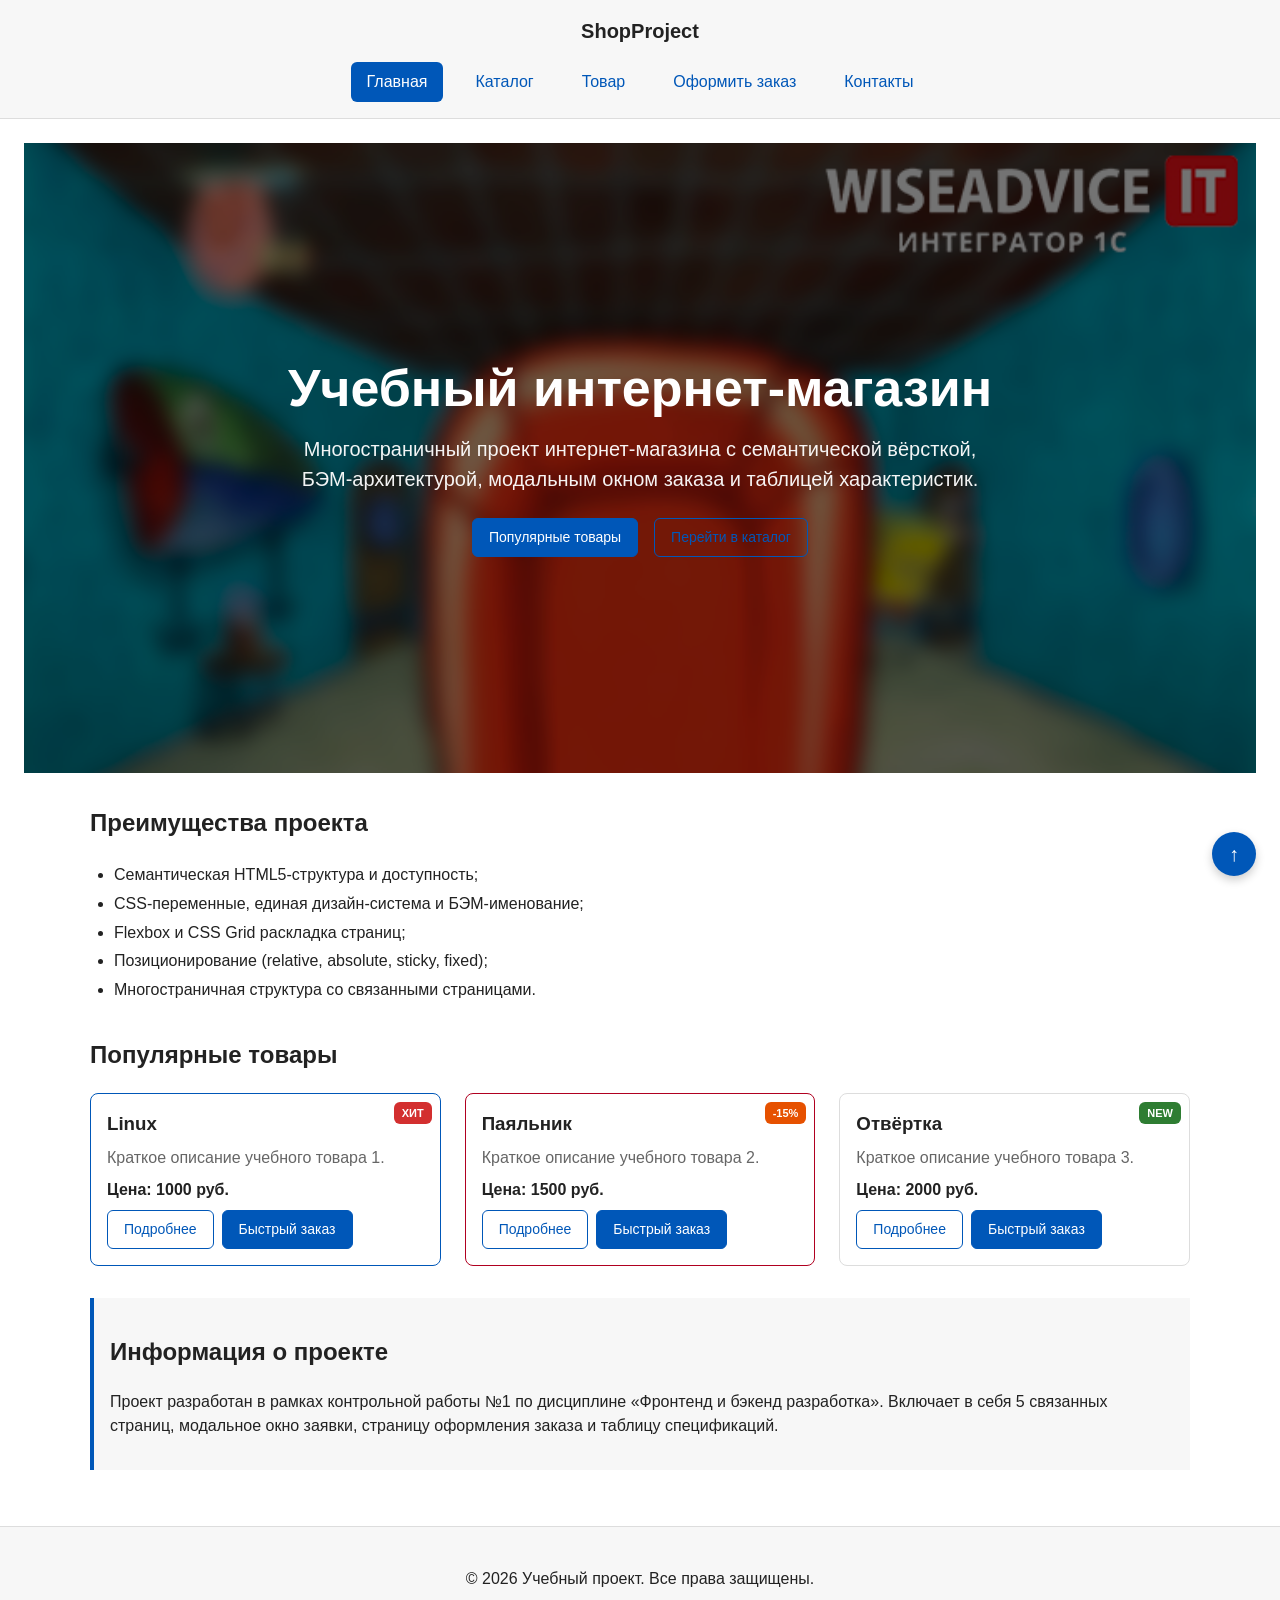
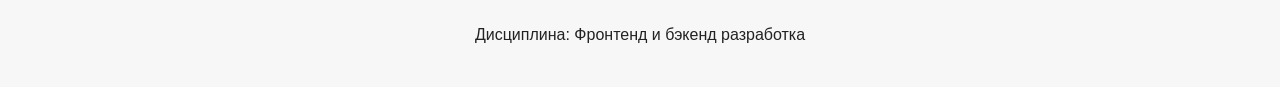
<file: index.html>
<!DOCTYPE html>
<html lang="ru">

<head>
    <meta charset="UTF-8">
    <meta name="viewport" content="width=device-width, initial-scale=1.0">
    <meta name="description" content="Главная страница учебного интернет-магазина.">
    <meta property="og:type" content="website">
    <meta property="og:title" content="Учебный интернет-магазин">
    <meta property="og:description" content="Учебный frontend-проект интернет-магазина.">
    <meta property="og:image" content="https://0xhori.github.io/kr1-html-css-shop/images/preview.png">
    <title>Главная — Учебный интернет-магазин</title>
    <link rel="stylesheet" href="css/style.css">
    <script src="js/main.js" defer></script>
</head>

<body id="top">
    <header class="site-header">
        <div class="site-header__inner">
            <a class="site-header__logo" href="index.html">ShopProject</a>
            <nav class="site-nav" aria-label="Основная навигация">
                <ul class="site-nav__list">
                    <li class="site-nav__item"><a class="site-nav__link site-nav__link--active"
                            href="index.html">Главная</a></li>
                    <li class="site-nav__item"><a class="site-nav__link" href="catalog.html">Каталог</a></li>
                    <li class="site-nav__item"><a class="site-nav__link" href="product.html">Товар</a></li>
                    <li class="site-nav__item"><a class="site-nav__link" href="order.html">Оформить заказ</a></li>
                    <li class="site-nav__item"><a class="site-nav__link" href="contacts.html">Контакты</a></li>
                </ul>
            </nav>
        </div>
    </header>

    <main>
        <section class="hero">
            <div class="hero__overlay"></div>
            <div class="hero__content">
                <h1 class="hero__title">Учебный интернет-магазин</h1>
                <p class="hero__text">
                    Многостраничный проект интернет-магазина с семантической вёрсткой,
                    БЭМ-архитектурой, модальным окном заказа и таблицей характеристик.
                </p>
                <div class="hero__actions">
                    <a class="button button--primary" href="#popular">Популярные товары</a>
                    <a class="button button--secondary" href="catalog.html">Перейти в каталог</a>
                </div>
            </div>
        </section>

        <section class="section" id="advantages">
            <h2>Преимущества проекта</h2>
            <ul class="advantages-list">
                <li>Семантическая HTML5-структура и доступность;</li>
                <li>CSS-переменные, единая дизайн-система и БЭМ-именование;</li>
                <li>Flexbox и CSS Grid раскладка страниц;</li>
                <li>Позиционирование (relative, absolute, sticky, fixed);</li>
                <li>Многостраничная структура со связанными страницами.</li>
            </ul>
        </section>

        <section class="section" id="popular">
            <h2>Популярные товары</h2>
            <div class="products-grid">
                <article class="product-card product-card--featured">
                    <span class="product-card__badge product-card__badge--featured">Хит</span>
                    <h3 class="product-card__title">Linux</h3>
                    <p class="product-card__description">Краткое описание учебного товара 1.</p>
                    <p class="product-card__price">Цена: 1000 руб.</p>
                    <div class="product-card__actions">
                        <a class="button button--secondary" href="product.html">Подробнее</a>
                        <button class="button button--primary product-card__button" type="button" data-product="Linux">
                            Быстрый заказ
                        </button>
                    </div>
                </article>

                <article class="product-card product-card--discount">
                    <span class="product-card__badge product-card__badge--discount">-15%</span>
                    <h3 class="product-card__title">Паяльник</h3>
                    <p class="product-card__description">Краткое описание учебного товара 2.</p>
                    <p class="product-card__price">Цена: 1500 руб.</p>
                    <div class="product-card__actions">
                        <a class="button button--secondary" href="product.html">Подробнее</a>
                        <button class="button button--primary product-card__button" type="button"
                            data-product="Паяльник">
                            Быстрый заказ
                        </button>
                    </div>
                </article>

                <article class="product-card">
                    <span class="product-card__badge product-card__badge--new">New</span>
                    <h3 class="product-card__title">Отвёртка</h3>
                    <p class="product-card__description">Краткое описание учебного товара 3.</p>
                    <p class="product-card__price">Цена: 2000 руб.</p>
                    <div class="product-card__actions">
                        <a class="button button--secondary" href="product.html">Подробнее</a>
                        <button class="button button--primary product-card__button" type="button"
                            data-product="Отвёртка">
                            Быстрый заказ
                        </button>
                    </div>
                </article>
            </div>
        </section>

        <aside class="aside-info">
            <h2>Информация о проекте</h2>
            <p>
                Проект разработан в рамках контрольной работы №1 по дисциплине «Фронтенд и бэкенд разработка».
                Включает в себя 5 связанных страниц, модальное окно заявки, страницу оформления заказа и таблицу
                спецификаций.
            </p>
        </aside>
    </main>

    <footer class="site-footer" id="contacts">
        <p>&copy; 2026 Учебный проект. Все права защищены.</p>
        <p>Дисциплина: Фронтенд и бэкенд разработка</p>
    </footer>

    <dialog class="order-dialog" id="order-dialog" aria-labelledby="order-dialog-title">
        <h2 class="order-dialog__title" id="order-dialog-title">Быстрое оформление заявки</h2>
        <form class="order-form" id="order-form" action="#" method="post" novalidate>
            <input id="selected-product" name="selected-product" type="hidden">

            <div class="order-form__field">
                <label class="order-form__label" for="order-name">Имя</label>
                <input class="order-form__input" id="order-name" name="name" type="text" placeholder="Введите ваше имя"
                    minlength="2" autocomplete="given-name" required>
            </div>

            <div class="order-form__field">
                <label class="order-form__label" for="order-email">E-mail</label>
                <input class="order-form__input" id="order-email" name="email" type="email"
                    placeholder="example@mail.ru" autocomplete="email" required>
            </div>

            <div class="order-form__field">
                <label class="order-form__label" for="order-phone">Телефон</label>
                <input class="order-form__input" id="order-phone" name="phone" type="tel" inputmode="tel"
                    placeholder="+7 (900) 000-00-00" pattern="^\+7 \(\d{3}\) \d{3}-\d{2}-\d{2}$" required>
                <small class="order-form__help">Формат: +7 (900) 000-00-00</small>
            </div>

            <div class="order-form__field">
                <label class="order-form__label" for="order-date">Дата связи</label>
                <input class="order-form__input" id="order-date" name="date" type="date">
            </div>

            <div class="order-form__field">
                <label class="order-form__label" for="order-topic">Тема заявки</label>
                <select class="order-form__select" id="order-topic" name="topic" required>
                    <option value="">Выберите тему</option>
                    <option value="product">Заказ товара</option>
                    <option value="consultation">Консультация</option>
                    <option value="delivery">Доставка</option>
                </select>
            </div>

            <div class="order-form__field">
                <label class="order-form__label" for="order-comment">Комментарий</label>
                <textarea class="order-form__textarea" id="order-comment" name="comment" rows="3"
                    placeholder="Укажите дополнительную информацию"></textarea>
            </div>

            <div class="order-form__field order-form__field--checkbox">
                <label class="order-form__checkbox-label">
                    <input class="order-form__checkbox" id="order-agreement" name="agreement" type="checkbox" required>
                    Я согласен на обработку персональных данных
                </label>
            </div>

            <div class="order-form__actions">
                <button class="button button--secondary" type="button" id="close-order-dialog">Закрыть</button>
                <button class="button button--primary" type="submit">Отправить заявку</button>
            </div>
        </form>
    </dialog>

    <p class="success-message" id="success-message" hidden>
        Форма успешно отправлена!
    </p>

    <a class="scroll-top-button" href="#top" aria-label="Вернуться наверх страницы">&#8593;</a>
</body>

</html>
</file>
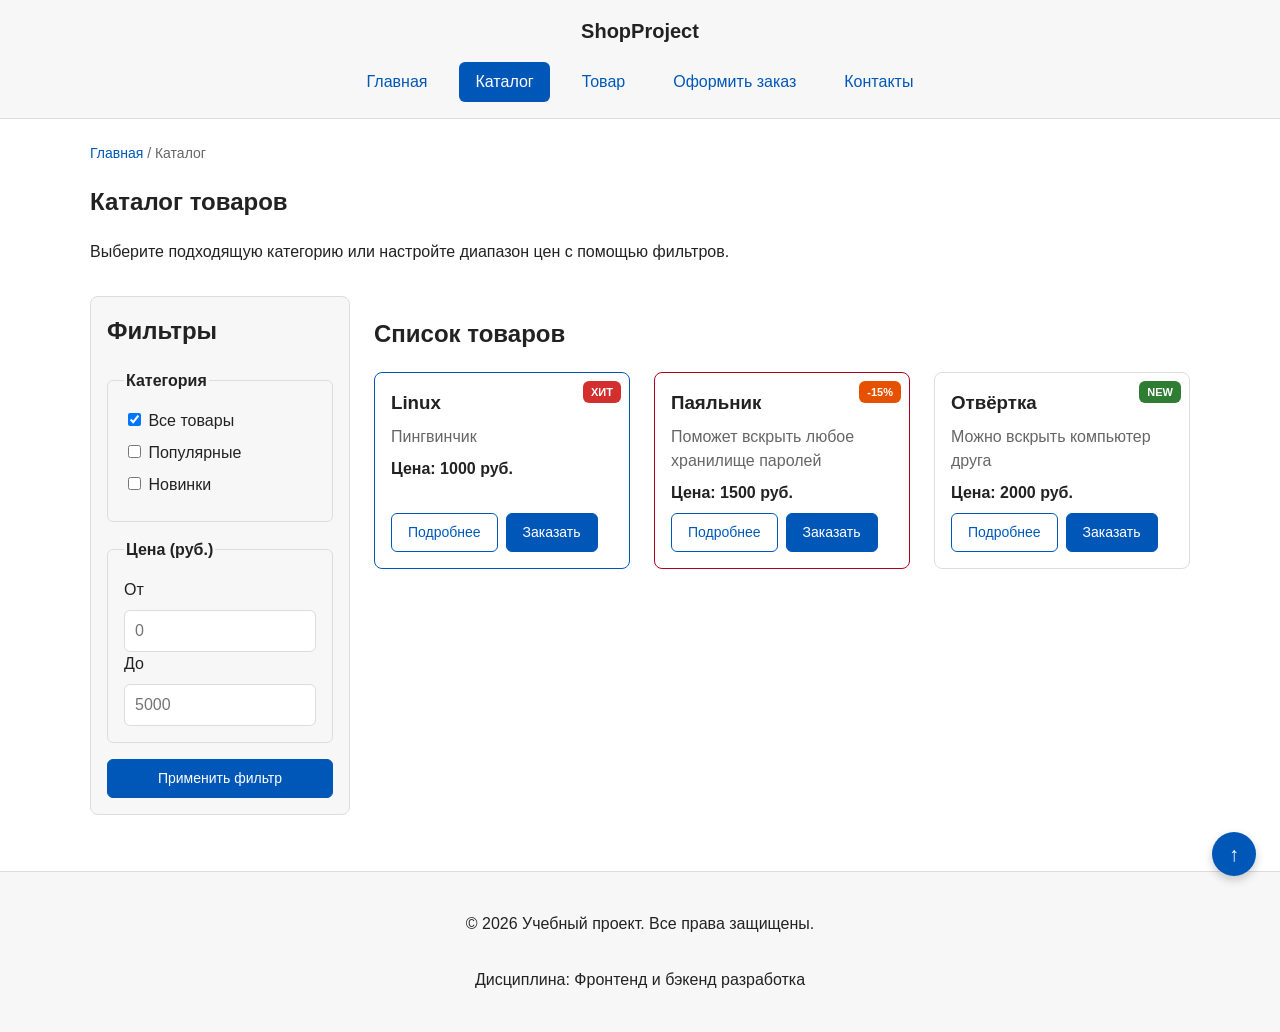
<file: catalog.html>
<!DOCTYPE html>
<html lang="ru">

<head>
    <meta charset="UTF-8">
    <meta name="viewport" content="width=device-width, initial-scale=1.0">
    <meta name="description" content="Каталог товаров учебного интернет-магазина с фильтрами.">
    <meta property="og:type" content="website">
    <meta property="og:title" content="Каталог товаров — Учебный интернет-магазин">
    <meta property="og:description" content="Учебный каталог товаров с фильтрацией.">
    <title>Каталог товаров — Учебный интернет-магазин</title>
    <link rel="stylesheet" href="css/style.css">
    <script src="js/main.js" defer></script>
</head>

<body id="top">
    <header class="site-header">
        <div class="site-header__inner">
            <a class="site-header__logo" href="index.html">ShopProject</a>
            <nav class="site-nav" aria-label="Основная навигация">
                <ul class="site-nav__list">
                    <li class="site-nav__item"><a class="site-nav__link" href="index.html">Главная</a></li>
                    <li class="site-nav__item"><a class="site-nav__link site-nav__link--active"
                            href="catalog.html">Каталог</a></li>
                    <li class="site-nav__item"><a class="site-nav__link" href="product.html">Товар</a></li>
                    <li class="site-nav__item"><a class="site-nav__link" href="order.html">Оформить заказ</a></li>
                    <li class="site-nav__item"><a class="site-nav__link" href="contacts.html">Контакты</a></li>
                </ul>
            </nav>
        </div>
    </header>

    <main>
        <nav class="breadcrumbs" aria-label="Хлебные крошки">
            <a class="breadcrumbs__link" href="index.html">Главная</a>
            <span class="breadcrumbs__current">Каталог</span>
        </nav>

        <section class="section">
            <h1>Каталог товаров</h1>
            <p>Выберите подходящую категорию или настройте диапазон цен с помощью фильтров.</p>
        </section>

        <section class="catalog-layout">
            <aside class="catalog-filters">
                <h2 class="catalog-filters__title">Фильтры</h2>
                <form class="filters-form" action="#" method="get">
                    <fieldset class="filters-form__group">
                        <legend class="filters-form__legend">Категория</legend>
                        <label class="filters-form__label">
                            <input class="filters-form__checkbox" type="checkbox" name="category" value="all" checked>
                            Все товары
                        </label>
                        <label class="filters-form__label">
                            <input class="filters-form__checkbox" type="checkbox" name="category" value="popular">
                            Популярные
                        </label>
                        <label class="filters-form__label">
                            <input class="filters-form__checkbox" type="checkbox" name="category" value="new">
                            Новинки
                        </label>
                    </fieldset>

                    <fieldset class="filters-form__group">
                        <legend class="filters-form__legend">Цена (руб.)</legend>
                        <label class="filters-form__label" for="price-from">От</label>
                        <input class="filters-form__input" id="price-from" name="price-from" type="number" min="0"
                            placeholder="0">

                        <label class="filters-form__label" for="price-to">До</label>
                        <input class="filters-form__input" id="price-to" name="price-to" type="number" min="0"
                            placeholder="5000">
                    </fieldset>

                    <button class="button button--primary" type="submit">Применить фильтр</button>
                </form>
            </aside>

            <section class="catalog-products">
                <h2>Список товаров</h2>
                <div class="products-grid">
                    <article class="product-card product-card--featured">
                        <span class="product-card__badge product-card__badge--featured">Хит</span>
                        <h3 class="product-card__title">Linux</h3>
                        <p class="product-card__description">Пингвинчик</p>
                        <p class="product-card__price">Цена: 1000 руб.</p>
                        <div class="product-card__actions">
                            <a class="button button--secondary" href="product.html">Подробнее</a>
                            <button class="button button--primary product-card__button" type="button"
                                data-product="Linux">
                                Заказать
                            </button>
                        </div>
                    </article>

                    <article class="product-card product-card--discount">
                        <span class="product-card__badge product-card__badge--discount">-15%</span>
                        <h3 class="product-card__title">Паяльник</h3>
                        <p class="product-card__description">Поможет вскрыть любое хранилище паролей</p>
                        <p class="product-card__price">Цена: 1500 руб.</p>
                        <div class="product-card__actions">
                            <a class="button button--secondary" href="product.html">Подробнее</a>
                            <button class="button button--primary product-card__button" type="button"
                                data-product="Паяльник">
                                Заказать
                            </button>
                        </div>
                    </article>

                    <article class="product-card">
                        <span class="product-card__badge product-card__badge--new">New</span>
                        <h3 class="product-card__title">Отвёртка</h3>
                        <p class="product-card__description">Можно вскрыть компьютер друга</p>
                        <p class="product-card__price">Цена: 2000 руб.</p>
                        <div class="product-card__actions">
                            <a class="button button--secondary" href="product.html">Подробнее</a>
                            <button class="button button--primary product-card__button" type="button"
                                data-product="Отвёртка">
                                Заказать
                            </button>
                        </div>
                    </article>
                </div>
            </section>
        </section>
    </main>

    <footer class="site-footer">
        <p>&copy; 2026 Учебный проект. Все права защищены.</p>
        <p>Дисциплина: Фронтенд и бэкенд разработка</p>
    </footer>

    <!-- Модальное окно быстрого заказа дублируется для работы кнопок в каталоге -->
    <dialog class="order-dialog" id="order-dialog" aria-labelledby="order-dialog-title">
        <h2 class="order-dialog__title" id="order-dialog-title">Быстрое оформление заявки</h2>
        <form class="order-form" id="order-form" action="#" method="post" novalidate>
            <input id="selected-product" name="selected-product" type="hidden">

            <div class="order-form__field">
                <label class="order-form__label" for="catalog-order-name">Имя</label>
                <input class="order-form__input" id="catalog-order-name" name="name" type="text"
                    placeholder="Введите ваше имя" minlength="2" autocomplete="given-name" required>
            </div>

            <div class="order-form__field">
                <label class="order-form__label" for="catalog-order-email">E-mail</label>
                <input class="order-form__input" id="catalog-order-email" name="email" type="email"
                    placeholder="example@mail.ru" autocomplete="email" required>
            </div>

            <div class="order-form__field">
                <label class="order-form__label" for="catalog-order-phone">Телефон</label>
                <input class="order-form__input" id="catalog-order-phone" name="phone" type="tel" inputmode="tel"
                    placeholder="+7 (900) 000-00-00" pattern="^\+7 \(\d{3}\) \d{3}-\d{2}-\d{2}$" required>
                <small class="order-form__help">Формат: +7 (900) 000-00-00</small>
            </div>

            <div class="order-form__field order-form__field--checkbox">
                <label class="order-form__checkbox-label">
                    <input class="order-form__checkbox" id="catalog-order-agreement" name="agreement" type="checkbox"
                        required>
                    Я согласен на обработку персональных данных
                </label>
            </div>

            <div class="order-form__actions">
                <button class="button button--secondary" type="button" id="close-order-dialog">Закрыть</button>
                <button class="button button--primary" type="submit">Отправить заявку</button>
            </div>
        </form>
    </dialog>

    <p class="success-message" id="success-message" hidden>
        Форма успешно отправлена!
    </p>

    <a class="scroll-top-button" href="#top" aria-label="Вернуться наверх страницы">&#8593;</a>
</body>

</html>
</file>
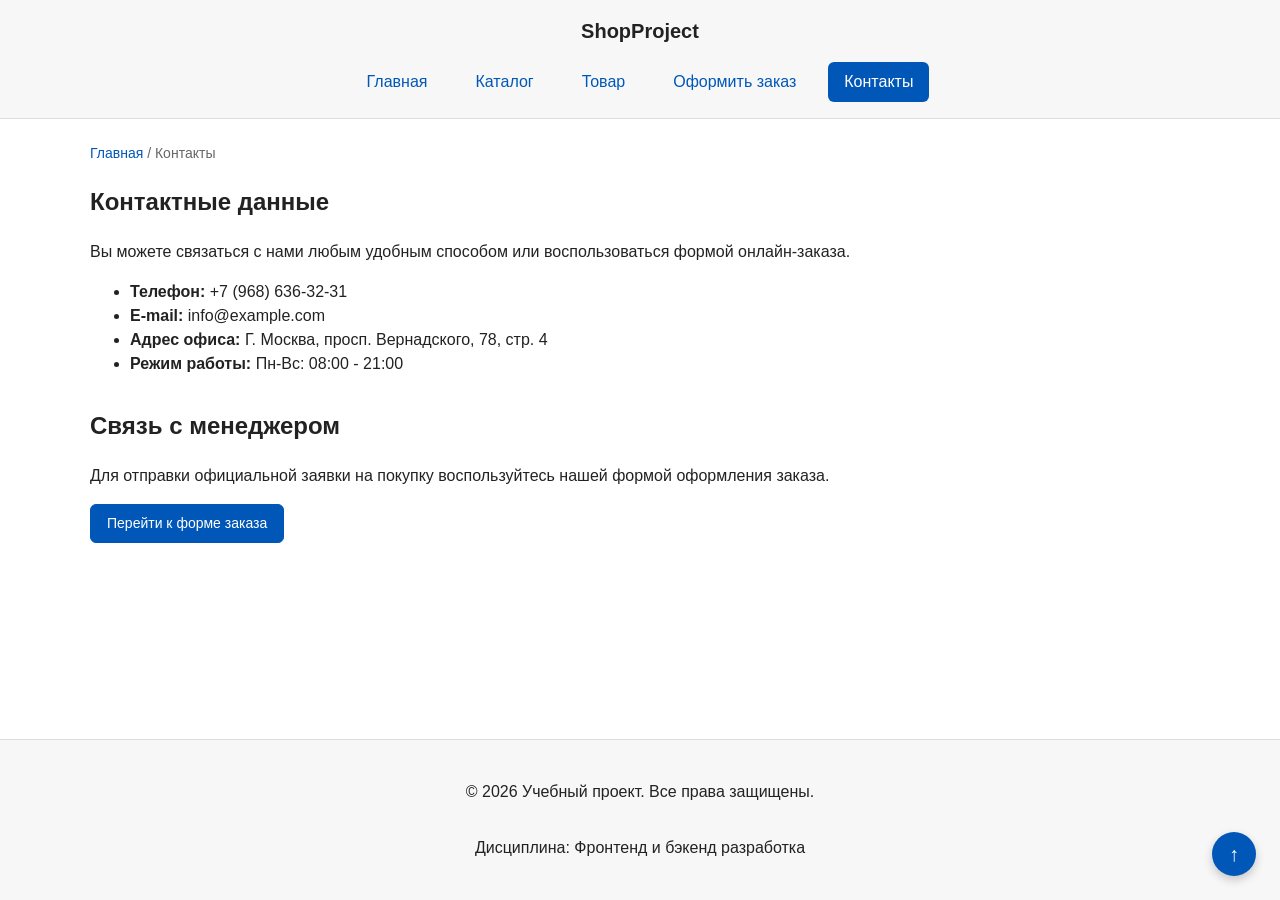
<file: contacts.html>
<!DOCTYPE html>
<html lang="ru">

<head>
    <meta charset="UTF-8">
    <meta name="viewport" content="width=device-width, initial-scale=1.0">
    <meta name="description" content="Контактная информация учебного интернет-магазина.">
    <meta property="og:type" content="website">
    <meta property="og:title" content="Контакты — Учебный интернет-магазин">
    <meta property="og:description" content="Контакты и реквизиты учебного проекта.">
    <title>Контакты — Учебный интернет-магазин</title>
    <link rel="stylesheet" href="css/style.css">
</head>

<body id="top">
    <header class="site-header">
        <div class="site-header__inner">
            <a class="site-header__logo" href="index.html">ShopProject</a>
            <nav class="site-nav" aria-label="Основная навигация">
                <ul class="site-nav__list">
                    <li class="site-nav__item"><a class="site-nav__link" href="index.html">Главная</a></li>
                    <li class="site-nav__item"><a class="site-nav__link" href="catalog.html">Каталог</a></li>
                    <li class="site-nav__item"><a class="site-nav__link" href="product.html">Товар</a></li>
                    <li class="site-nav__item"><a class="site-nav__link" href="order.html">Оформить заказ</a></li>
                    <li class="site-nav__item"><a class="site-nav__link site-nav__link--active"
                            href="contacts.html">Контакты</a></li>
                </ul>
            </nav>
        </div>
    </header>

    <main>
        <nav class="breadcrumbs" aria-label="Хлебные крошки">
            <a class="breadcrumbs__link" href="index.html">Главная</a>
            <span class="breadcrumbs__current">Контакты</span>
        </nav>

        <section class="section contacts-info">
            <h1>Контактные данные</h1>
            <p>Вы можете связаться с нами любым удобным способом или воспользоваться формой онлайн-заказа.</p>

            <ul class="contacts-info__list">
                <li class="contacts-info__item"><strong>Телефон:</strong> +7 (968) 636-32-31</li>
                <li class="contacts-info__item"><strong>E-mail:</strong> info@example.com</li>
                <li class="contacts-info__item"><strong>Адрес офиса:</strong> Г. Москва, просп. Вернадского, 78, стр. 4</li>
                <li class="contacts-info__item"><strong>Режим работы:</strong> Пн-Вс: 08:00 - 21:00
                </li>
            </ul>
        </section>

        <section class="section" id="feedback">
            <h2>Связь с менеджером</h2>
            <p>
                Для отправки официальной заявки на покупку воспользуйтесь нашей формой оформления заказа.
            </p>
            <a class="button button--primary" href="order.html">Перейти к форме заказа</a>
        </section>
    </main>

    <footer class="site-footer">
        <p>&copy; 2026 Учебный проект. Все права защищены.</p>
        <p>Дисциплина: Фронтенд и бэкенд разработка</p>
    </footer>

    <a class="scroll-top-button" href="#top" aria-label="Вернуться наверх страницы">&#8593;</a>
</body>

</html>
</file>
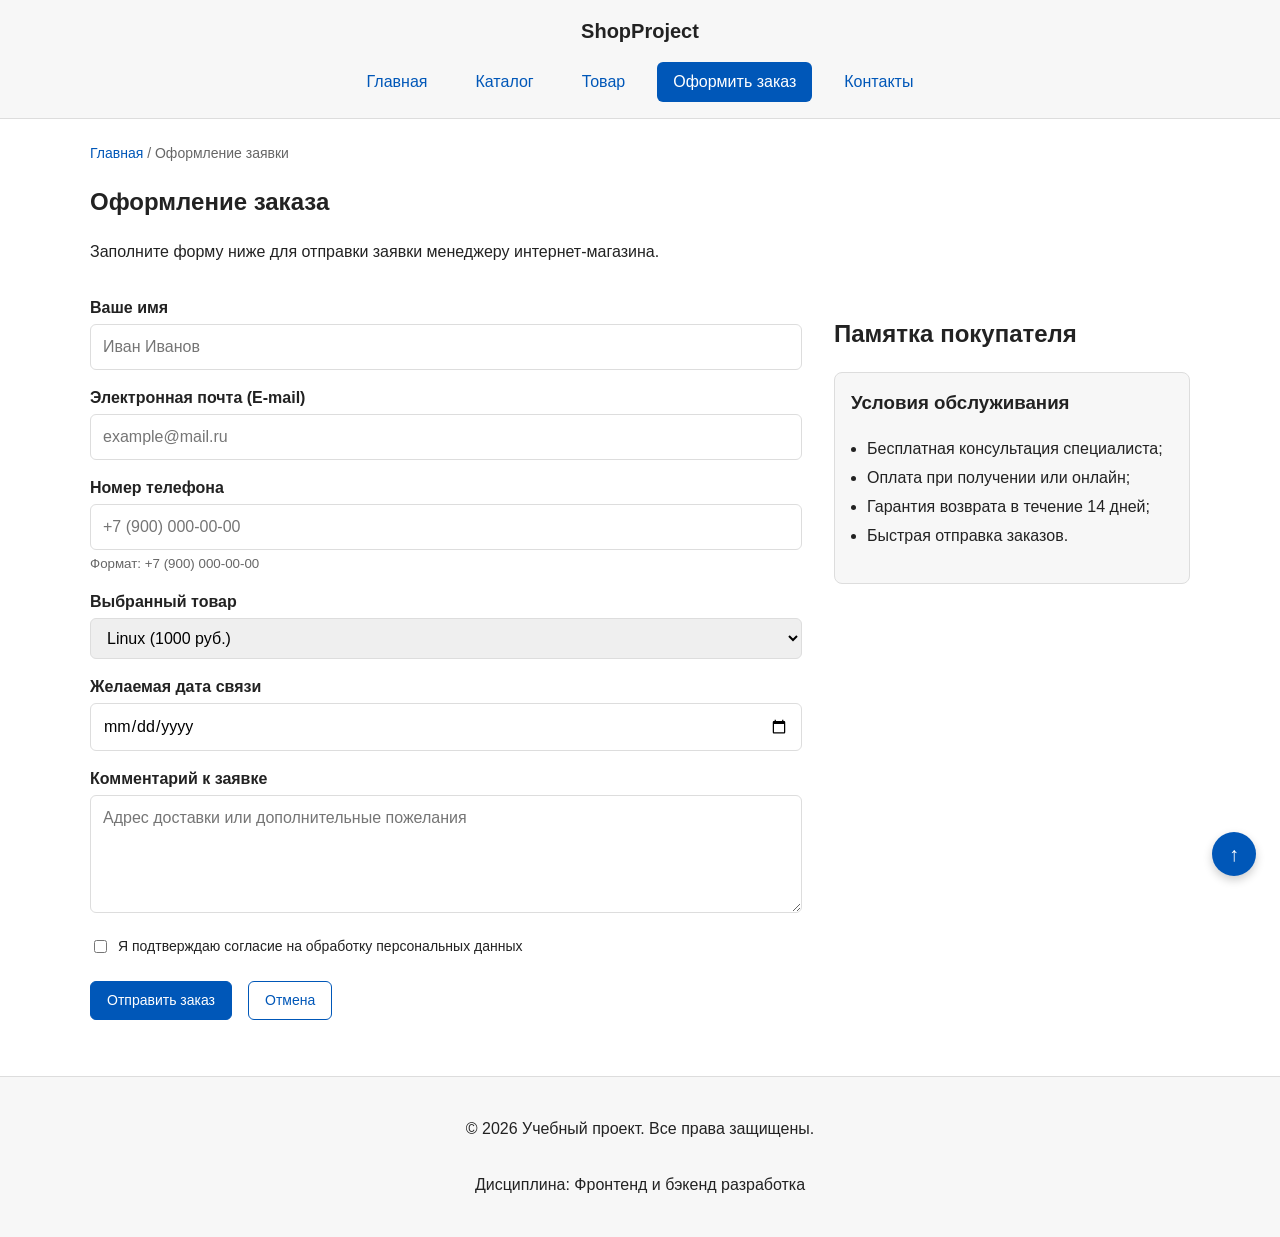
<file: order.html>
<!DOCTYPE html>
<html lang="ru">

<head>
    <meta charset="UTF-8">
    <meta name="viewport" content="width=device-width, initial-scale=1.0">
    <meta name="description" content="Страница оформления заказа и заявки в учебном интернет-магазине.">
    <meta property="og:type" content="website">
    <meta property="og:title" content="Оформление заявки — Учебный интернет-магазин">
    <meta property="og:description" content="Заполните форму заявки на товар или консультацию.">
    <title>Оформление заявки — Учебный интернет-магазин</title>
    <link rel="stylesheet" href="css/style.css">
    <script src="js/main.js" defer></script>
</head>

<body id="top">
    <header class="site-header">
        <div class="site-header__inner">
            <a class="site-header__logo" href="index.html">ShopProject</a>
            <nav class="site-nav" aria-label="Основная навигация">
                <ul class="site-nav__list">
                    <li class="site-nav__item"><a class="site-nav__link" href="index.html">Главная</a></li>
                    <li class="site-nav__item"><a class="site-nav__link" href="catalog.html">Каталог</a></li>
                    <li class="site-nav__item"><a class="site-nav__link" href="product.html">Товар</a></li>
                    <li class="site-nav__item"><a class="site-nav__link site-nav__link--active"
                            href="order.html">Оформить заказ</a></li>
                    <li class="site-nav__item"><a class="site-nav__link" href="contacts.html">Контакты</a></li>
                </ul>
            </nav>
        </div>
    </header>

    <main>
        <nav class="breadcrumbs" aria-label="Хлебные крошки">
            <a class="breadcrumbs__link" href="index.html">Главная</a>
            <span class="breadcrumbs__current">Оформление заявки</span>
        </nav>

        <section class="section">
            <h1>Оформление заказа</h1>
            <p>Заполните форму ниже для отправки заявки менеджеру интернет-магазина.</p>
        </section>

        <div class="order-layout">
            <section class="order-layout__main">
                <form class="order-form" id="page-order-form" action="#" method="post" novalidate>
                    <div class="order-form__field">
                        <label class="order-form__label" for="page-order-name">Ваше имя</label>
                        <input class="order-form__input" id="page-order-name" name="name" type="text"
                            placeholder="Иван Иванов" minlength="2" autocomplete="given-name" required>
                    </div>

                    <div class="order-form__field">
                        <label class="order-form__label" for="page-order-email">Электронная почта (E-mail)</label>
                        <input class="order-form__input" id="page-order-email" name="email" type="email"
                            placeholder="example@mail.ru" autocomplete="email" required>
                    </div>

                    <div class="order-form__field">
                        <label class="order-form__label" for="page-order-phone">Номер телефона</label>
                        <input class="order-form__input" id="page-order-phone" name="phone" type="tel" inputmode="tel"
                            placeholder="+7 (900) 000-00-00" pattern="^\+7 \(\d{3}\) \d{3}-\d{2}-\d{2}$" required>
                        <small class="order-form__help">Формат: +7 (900) 000-00-00</small>
                    </div>

                    <div class="order-form__field">
                        <label class="order-form__label" for="page-order-product">Выбранный товар</label>
                        <select class="order-form__select" id="page-order-product" name="product" required>
                            <option value="">Выберите позицию</option>
                            <option value="item1" selected>Linux (1000 руб.)</option>
                            <option value="item2">Паяльник (1500 руб.)</option>
                            <option value="item3">Отвёртка (2000 руб.)</option>
                        </select>
                    </div>

                    <div class="order-form__field">
                        <label class="order-form__label" for="page-order-date">Желаемая дата связи</label>
                        <input class="order-form__input" id="page-order-date" name="date" type="date">
                    </div>

                    <div class="order-form__field">
                        <label class="order-form__label" for="page-order-comment">Комментарий к заявке</label>
                        <textarea class="order-form__textarea" id="page-order-comment" name="comment" rows="4"
                            placeholder="Адрес доставки или дополнительные пожелания"></textarea>
                    </div>

                    <div class="order-form__field order-form__field--checkbox">
                        <label class="order-form__checkbox-label">
                            <input class="order-form__checkbox" id="page-order-agreement" name="agreement"
                                type="checkbox" required>
                            Я подтверждаю согласие на обработку персональных данных
                        </label>
                    </div>

                    <div class="order-form__actions">
                        <button class="button button--primary" type="submit">Отправить заказ</button>
                        <a class="button button--secondary" href="catalog.html">Отмена</a>
                    </div>
                </form>
            </section>

            <aside class="order-layout__sidebar">
                <h2>Памятка покупателя</h2>
                <div class="order-summary-card">
                    <h3 class="order-summary-card__title">Условия обслуживания</h3>
                    <ul class="order-summary-card__list">
                        <li>Бесплатная консультация специалиста;</li>
                        <li>Оплата при получении или онлайн;</li>
                        <li>Гарантия возврата в течение 14 дней;</li>
                        <li>Быстрая отправка заказов.</li>
                    </ul>
                </div>
            </aside>
        </div>

        <p class="success-message" id="page-success-message" hidden>
            Ваш заказ успешно принят в обработку! Менеджер свяжется с вами в ближайшее время.
        </p>
    </main>

    <footer class="site-footer">
        <p>&copy; 2026 Учебный проект. Все права защищены.</p>
        <p>Дисциплина: Фронтенд и бэкенд разработка</p>
    </footer>

    <a class="scroll-top-button" href="#top" aria-label="Вернуться наверх страницы">&#8593;</a>
</body>

</html>
</file>
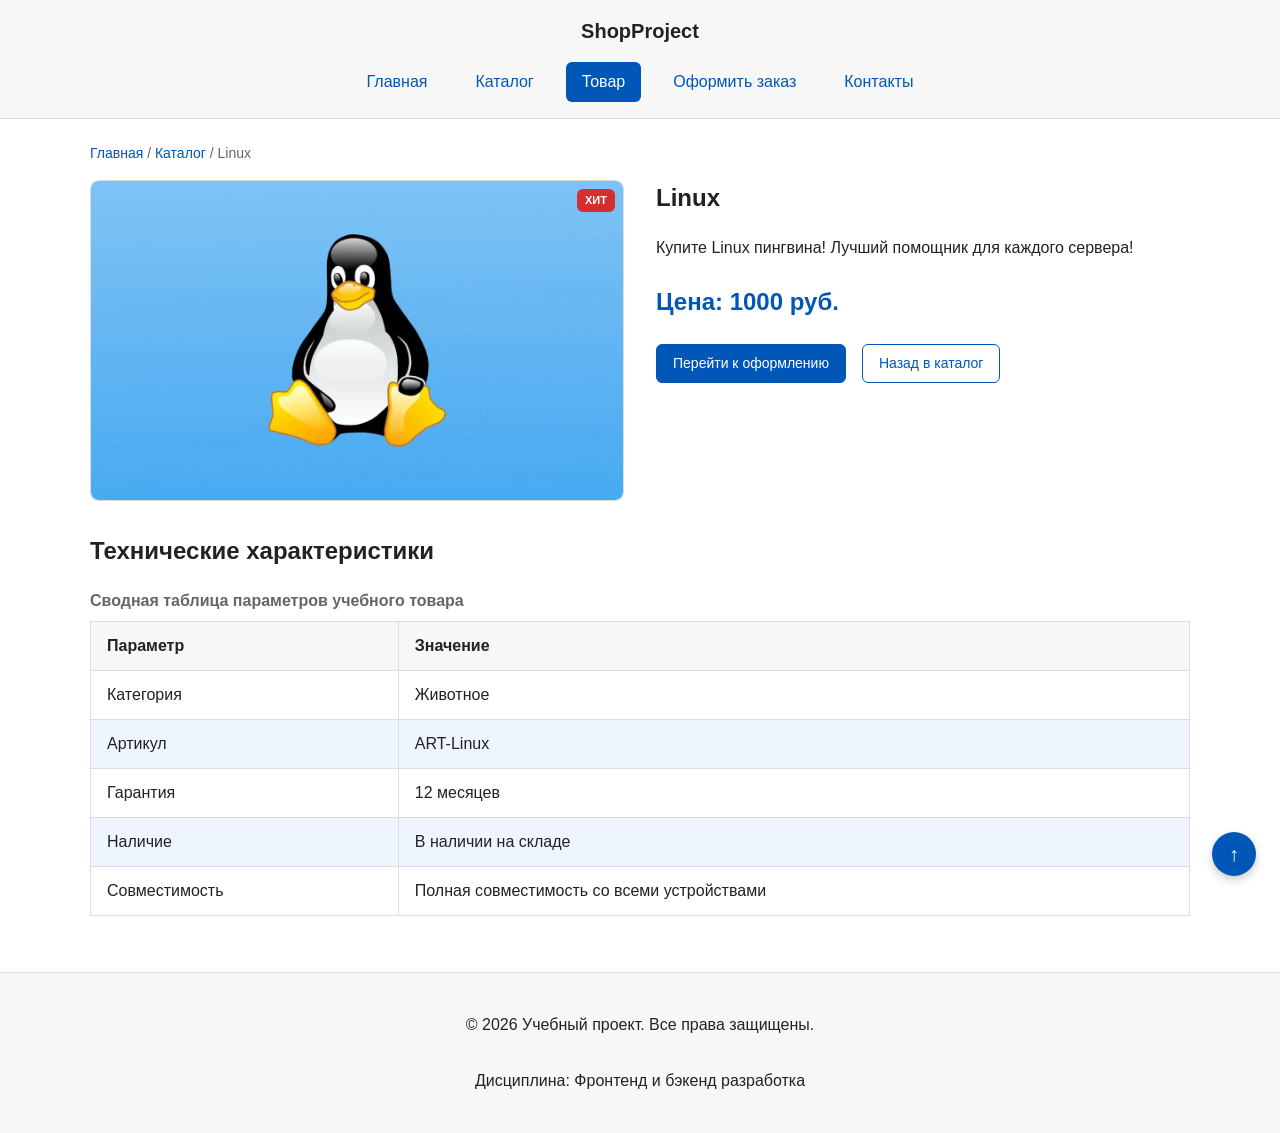
<file: product.html>
<!DOCTYPE html>
<html lang="ru">

<head>
    <meta charset="UTF-8">
    <meta name="viewport" content="width=device-width, initial-scale=1.0">
    <meta name="description"
        content="Карточка товара и подробные технические характеристики учебного интернет-магазина.">
    <meta property="og:type" content="website">
    <meta property="og:title" content="Linux — Учебный интернет-магазин">
    <meta property="og:description" content="Характеристики и заказ товара в интернет-магазине.">
    <title>Linux — Учебный интернет-магазин</title>
    <link rel="stylesheet" href="css/style.css">
</head>

<body id="top">
    <header class="site-header">
        <div class="site-header__inner">
            <a class="site-header__logo" href="index.html">ShopProject</a>
            <nav class="site-nav" aria-label="Основная навигация">
                <ul class="site-nav__list">
                    <li class="site-nav__item"><a class="site-nav__link" href="index.html">Главная</a></li>
                    <li class="site-nav__item"><a class="site-nav__link" href="catalog.html">Каталог</a></li>
                    <li class="site-nav__item"><a class="site-nav__link site-nav__link--active"
                            href="product.html">Товар</a></li>
                    <li class="site-nav__item"><a class="site-nav__link" href="order.html">Оформить заказ</a></li>
                    <li class="site-nav__item"><a class="site-nav__link" href="contacts.html">Контакты</a></li>
                </ul>
            </nav>
        </div>
    </header>

    <main>
        <nav class="breadcrumbs" aria-label="Хлебные крошки">
            <a class="breadcrumbs__link" href="index.html">Главная</a>
            <a class="breadcrumbs__link" href="catalog.html">Каталог</a>
            <span class="breadcrumbs__current">Linux</span>
        </nav>

        <section class="section product-details">
            <div class="product-details__grid">
                <div class="product-details__image-wrapper">
                    <span class="product-card__badge product-card__badge--featured">Хит</span>
                    <div class="product-details__placeholder">
                        <img src="./images/i.jpg" alt="Пингвин Linux">
                    </div>
                </div>

                <div class="product-details__info">
                    <h1 class="product-details__title">Linux</h1>
                    <p class="product-details__description">
                        Купите Linux пингвина! Лучший помощник для каждого сервера!
                    </p>
                    <p class="product-details__price">Цена: 1000 руб.</p>
                    <div class="product-details__actions">
                        <a class="button button--primary" href="order.html">Перейти к оформлению</a>
                        <a class="button button--secondary" href="catalog.html">Назад в каталог</a>
                    </div>
                </div>
            </div>

            <section class="product-specs">
                <h2>Технические характеристики</h2>
                <table class="product-table">
                    <caption class="product-table__caption">Сводная таблица параметров учебного товара</caption>
                    <thead>
                        <tr>
                            <th class="product-table__header" scope="col">Параметр</th>
                            <th class="product-table__header" scope="col">Значение</th>
                        </tr>
                    </thead>
                    <tbody>
                        <tr>
                            <td class="product-table__cell">Категория</td>
                            <td class="product-table__cell">Животное</td>
                        </tr>
                        <tr>
                            <td class="product-table__cell">Артикул</td>
                            <td class="product-table__cell">ART-Linux</td>
                        </tr>
                        <tr>
                            <td class="product-table__cell">Гарантия</td>
                            <td class="product-table__cell">12 месяцев</td>
                        </tr>
                        <tr>
                            <td class="product-table__cell">Наличие</td>
                            <td class="product-table__cell">В наличии на складе</td>
                        </tr>
                        <tr>
                            <td class="product-table__cell">Совместимость</td>
                            <td class="product-table__cell">Полная совместимость со всеми устройствами</td>
                        </tr>
                    </tbody>
                </table>
            </section>
        </section>
    </main>

    <footer class="site-footer">
        <p>&copy; 2026 Учебный проект. Все права защищены.</p>
        <p>Дисциплина: Фронтенд и бэкенд разработка</p>
    </footer>

    <a class="scroll-top-button" href="#top" aria-label="Вернуться наверх страницы">&#8593;</a>
</body>

</html>
</file>
<file: css/style.css>
/* ===============================
   1. Переменные проекта
   =============================== */

:root {
  /* Основные цвета */
  --color-bg: #ffffff;
  --color-text: #222222;
  --color-muted: #666666;
  --color-primary: #0057b8;
  --color-primary-dark: #003f86;
  --color-border: #dddddd;
  --color-surface: #f7f7f7;
  --color-surface-accent: #eef5ff;
  --color-danger: #b00020;
  --color-success: #168a2f;
  --color-success-bg: #eefaf0;
  --color-white: #ffffff;

  /* Бейджи */
  --color-badge-hit: #d32f2f;
  --color-badge-discount: #e65100;
  --color-badge-new: #2e7d32;

  /* Отступы */
  --space-xs: 4px;
  --space-sm: 8px;
  --space-md: 16px;
  --space-lg: 24px;
  --space-xl: 32px;

  /* Скругления */
  --radius-sm: 6px;
  --radius-md: 8px;
  --radius-lg: 12px;

  /* Размеры */
  --container-width: 1100px;

  /* Анимации */
  --transition-fast: 0.2s ease-in-out;
}

/* ===============================
   2. Базовые стили
   =============================== */

* {
  box-sizing: border-box;
}

html {
  scroll-behavior: smooth;
  scroll-padding-top: 90px; /* Предотвращает перекрытие заголовков sticky-шапкой */
}

body {
  margin: 0;
  font-family: Arial, sans-serif;
  line-height: 1.5;
  color: var(--color-text);
  background-color: var(--color-bg);
  min-height: 100vh;
  display: flex;
  flex-direction: column;
}

main {
  padding: var(--space-lg);
  flex: 1;
}

:target {
  outline: 2px dashed var(--color-primary);
  outline-offset: 4px;
}

/* ===============================
   3. Общие элементы интерфейса и кнопки
   =============================== */

a {
  color: var(--color-primary);
  transition: color var(--transition-fast);
}

a:hover {
  color: var(--color-primary-dark);
}

a:focus-visible {
  outline: 2px solid var(--color-primary);
  outline-offset: 3px;
}

.button {
  display: inline-block;
  padding: var(--space-sm) var(--space-md);
  border: 1px solid transparent;
  border-radius: var(--radius-sm);
  font: inherit;
  font-size: 14px;
  text-decoration: none;
  cursor: pointer;
  text-align: center;
  transition: background-color var(--transition-fast), border-color var(--transition-fast), color var(--transition-fast);
}

.button--primary {
  color: var(--color-white);
  background-color: var(--color-primary);
  border-color: var(--color-primary);
}

.button--primary:hover {
  background-color: var(--color-primary-dark);
  border-color: var(--color-primary-dark);
  color: var(--color-white);
}

.button--secondary {
  color: var(--color-primary);
  background-color: transparent;
  border-color: var(--color-primary);
}

.button--secondary:hover {
  color: var(--color-white);
  background-color: var(--color-primary);
}

.button:focus-visible {
  outline: 2px solid var(--color-primary);
  outline-offset: 3px;
}

.button:disabled,
.button--disabled {
  opacity: 0.6;
  cursor: not-allowed;
}

/* ===============================
   4. Шапка, навигация и подвал (Sticky)
   =============================== */

/* Демонстрация position: sticky */
.site-header {
  position: sticky;
  top: 0;
  z-index: 100;
  background-color: var(--color-surface);
  border-bottom: 1px solid var(--color-border);
}

.site-header__inner {
  max-width: var(--container-width);
  margin: 0 auto;
  padding: var(--space-md) var(--space-lg);
  display: flex;
  flex-direction: column;
  align-items: center;
  gap: var(--space-sm);
}

.site-header__logo {
  font-weight: 700;
  font-size: 20px;
  color: var(--color-text);
  text-decoration: none;
}

.site-nav__list {
  display: flex;
  flex-wrap: wrap;
  justify-content: center;
  align-items: center;
  gap: var(--space-md);
  padding: 0;
  margin: var(--space-sm) 0 0;
  list-style: none;
}

.site-nav__link {
  display: inline-block;
  padding: var(--space-sm) var(--space-md);
  color: var(--color-primary);
  text-decoration: none;
  border-radius: var(--radius-sm);
  transition: background-color var(--transition-fast), color var(--transition-fast);
}

.site-nav__link:hover {
  color: var(--color-white);
  background-color: var(--color-primary);
}

.site-nav__link:focus-visible {
  outline: 2px solid var(--color-primary);
  outline-offset: 3px;
}

.site-nav__link--active {
  color: var(--color-white);
  background-color: var(--color-primary);
}

.site-footer {
  padding: var(--space-lg);
  background-color: var(--color-surface);
  border-top: 1px solid var(--color-border);
  text-align: center;
  flex-direction: column;
  display: flex;
  align-items: center;
}

/* ===============================
   5. Компоненты страниц: Hero, Секции, Крошки
   =============================== */

.breadcrumbs {
  max-width: var(--container-width);
  margin: 0 auto var(--space-md);
  font-size: 14px;
  color: var(--color-muted);
}

.breadcrumbs__link {
  color: var(--color-primary);
  text-decoration: none;
}

.breadcrumbs__link:hover {
  text-decoration: underline;
}

.breadcrumbs__link::after {
  content: " / ";
  color: var(--color-muted);
}

.breadcrumbs__current {
  color: var(--color-muted);
}

.hero {
  margin: 0 0 var(--space-xl);
  position: relative;
  width: 100%;
  min-height: 70vh;
  padding: 0;
  display: flex;
  align-items: center;
  justify-content: center;
  text-align: center;
  color: var(--color-white);
  background-image: url("../images/preview.png");
  background-size: cover;
  background-position: center;
}

.hero__overlay {
  position: absolute;
  inset: 0;
  background: rgba(0, 0, 0, 0.55);
  z-index: 1;
}

.hero__content {
  position: relative;
  z-index: 2;
  max-width: 760px;
  padding: var(--space-xl) var(--space-lg);
}

.hero__title {
  margin: 0 0 var(--space-md);
  font-size: clamp(28px, 5vw, 52px);
  line-height: 1.15;
}

.hero__text {
  margin: 0 0 var(--space-lg);
  font-size: clamp(16px, 2vw, 20px);
  opacity: 0.95;
}

.hero__actions {
  display: flex;
  gap: var(--space-md);
  margin-top: var(--space-md);
  justify-content: center;
  flex-wrap: wrap;
}

.section {
  max-width: var(--container-width);
  margin: 0 auto var(--space-xl);
}

.section h2 {
  margin-top: 0;
}

.advantages-list {
  padding-left: var(--space-lg);
  line-height: 1.8;
}

.aside-info {
  max-width: var(--container-width);
  margin: 0 auto var(--space-xl);
  padding: var(--space-md);
  border-left: 4px solid var(--color-primary);
  background-color: var(--color-surface);
}

/* ===============================
   6. Карточки товаров и сетка (Relative / Absolute)
   =============================== */

.products-grid {
  display: grid;
  grid-template-columns: repeat(3, 1fr);
  gap: var(--space-lg);
}

.product-card {
  position: relative;
  display: flex;
  flex-direction: column;
  gap: var(--space-sm);
  padding: var(--space-md);
  border: 1px solid var(--color-border);
  border-radius: var(--radius-md);
  background-color: var(--color-bg);
  transition: border-color var(--transition-fast), transform var(--transition-fast), box-shadow var(--transition-fast);
}

.product-card:hover {
  border-color: var(--color-primary);
  transform: translateY(-2px);
  box-shadow: 0 4px 12px rgba(0, 0, 0, 0.06);
}

.product-card--featured {
  border-color: var(--color-primary);
}

.product-card--discount {
  border-color: var(--color-danger);
}

.product-card__badge {
  position: absolute;
  top: var(--space-sm);
  right: var(--space-sm);
  padding: 3px 8px;
  font-size: 11px;
  font-weight: 700;
  text-transform: uppercase;
  color: var(--color-white);
  border-radius: var(--radius-sm);
  z-index: 2;
}

.product-card__badge--featured {
  background-color: var(--color-badge-hit);
}

.product-card__badge--discount {
  background-color: var(--color-badge-discount);
}

.product-card__badge--new {
  background-color: var(--color-badge-new);
}

.product-card__title {
  margin: 0;
  padding-right: 48px;
}

.product-card__description {
  margin: 0;
  color: var(--color-muted);
}

.product-card__price {
  margin: 0;
  font-weight: 700;
}

.product-card__actions {
  display: flex;
  gap: var(--space-sm);
  margin-top: auto;
}

/* ===============================
   7. Каталог: Сетка и фильтры (Sticky)
   =============================== */

.catalog-layout {
  max-width: var(--container-width);
  margin: 0 auto var(--space-xl);
  display: grid;
  grid-template-columns: 260px 1fr;
  grid-template-areas: "filters products";
  gap: var(--space-lg);
}

.catalog-filters {
  grid-area: filters;
  position: sticky;
  top: 90px;
  align-self: start;
  padding: var(--space-md);
  border: 1px solid var(--color-border);
  border-radius: var(--radius-md);
  background-color: var(--color-surface);
}

.catalog-filters__title {
  margin-top: 0;
}

.catalog-products {
  grid-area: products;
}

.filters-form {
  display: grid;
  gap: var(--space-md);
}

.filters-form__group {
  margin: 0;
  padding: var(--space-md);
  border: 1px solid var(--color-border);
  border-radius: var(--radius-sm);
}

.filters-form__legend {
  font-weight: 700;
}

.filters-form__label {
  display: block;
  margin-bottom: var(--space-sm);
}

.filters-form__input {
  width: 100%;
  padding: 8px 10px;
  border: 1px solid var(--color-border);
  border-radius: var(--radius-sm);
  font: inherit;
}

/* ===============================
   8. Страница товара (product.html) и Таблица
   =============================== */

.product-details__grid {
  display: grid;
  grid-template-columns: 1fr 1fr;
  gap: var(--space-xl);
  margin-bottom: var(--space-xl);
}

.product-details__image-wrapper {
  position: relative;
  min-height: 260px;
  border: 1px solid var(--color-border);
  border-radius: var(--radius-md);
  background-color: var(--color-surface);
  display: flex;
  align-items: center;
  justify-content: center;
  overflow: hidden;
}

.product-details__placeholder {
  width: 100%;
  height: 100%;
  display: flex;
  align-items: center;
  justify-content: center;
}

.product-details__placeholder img {
  width: 100%;
  height: 100%;
  object-fit: cover;
  display: block;
  border-radius: var(--radius-md);
}

.product-details__title {
  margin-top: 0;
}

.product-details__price {
  font-size: 24px;
  font-weight: 700;
  color: var(--color-primary);
}

.product-details__actions {
  display: flex;
  gap: var(--space-md);
  margin-top: var(--space-lg);
}

/* Семантическая БЭМ-таблица */
.product-table {
  width: 100%;
  border-collapse: collapse;
  margin-top: var(--space-md);
}

.product-table__caption {
  margin-bottom: var(--space-sm);
  font-weight: 700;
  text-align: left;
  color: var(--color-muted);
}

.product-table__header,
.product-table__cell {
  padding: 12px var(--space-md);
  border: 1px solid var(--color-border);
  text-align: left;
}

.product-table__header {
  background-color: var(--color-surface);
  font-weight: 700;
}

.product-table tbody tr:nth-child(even) {
  background-color: var(--color-surface-accent);
}

/* ===============================
   9. Страница оформления заказа (order.html)
   =============================== */

.order-layout {
  max-width: var(--container-width);
  margin: 0 auto var(--space-xl);
  display: grid;
  grid-template-columns: 2fr 1fr;
  gap: var(--space-xl);
}

.order-summary-card {
  padding: var(--space-md);
  border: 1px solid var(--color-border);
  border-radius: var(--radius-md);
  background-color: var(--color-surface);
}

.order-summary-card__title {
  margin-top: 0;
}

.order-summary-card__list {
  padding-left: var(--space-md);
  line-height: 1.8;
}

/* ===============================
   10. Формы и Модальное окно (order-form, order-dialog)
   =============================== */

.order-dialog {
  width: min(100% - 32px, 560px);
  padding: var(--space-lg);
  border: none;
  border-radius: var(--radius-lg);
}

.order-dialog::backdrop {
  background-color: rgba(0, 0, 0, 0.5);
}

.order-dialog__title {
  margin-top: 0;
}

.order-form__field {
  margin-bottom: var(--space-md);
}

.order-form__label {
  display: block;
  margin-bottom: var(--space-xs);
  font-weight: 700;
}

.order-form__input,
.order-form__select,
.order-form__textarea {
  width: 100%;
  padding: 10px 12px;
  border: 1px solid var(--color-border);
  border-radius: var(--radius-sm);
  font: inherit;
  transition: border-color var(--transition-fast);
}

.order-form__checkbox {
  width: auto;
}

.order-form__checkbox-label {
  display: flex;
  align-items: center;
  gap: var(--space-sm);
  font-size: 14px;
}

.order-form__help {
  display: block;
  margin-top: var(--space-xs);
  color: var(--color-muted);
}

.order-form__input:hover,
.order-form__select:hover,
.order-form__textarea:hover {
  border-color: var(--color-primary);
}

.order-form__input:focus-visible,
.order-form__select:focus-visible,
.order-form__textarea:focus-visible {
  outline: 2px solid var(--color-primary);
  outline-offset: 3px;
}

[aria-invalid="true"] {
  border-color: var(--color-danger);
}

.order-form__actions {
  display: flex;
  gap: var(--space-md);
  margin-top: var(--space-lg);
}

.success-message {
  max-width: var(--container-width);
  margin: var(--space-lg) auto;
  padding: var(--space-md);
  border-left: 4px solid var(--color-success);
  background-color: var(--color-success-bg);
}

/* ===============================
   11. Фиксированная кнопка «Наверх» (Fixed / Z-Index)
   =============================== */

.scroll-top-button {
  position: fixed;
  bottom: 24px;
  right: 24px;
  z-index: 1000;
  display: flex;
  align-items: center;
  justify-content: center;
  width: 44px;
  height: 44px;
  background-color: var(--color-primary);
  color: var(--color-white);
  border-radius: 50%;
  text-decoration: none;
  font-size: 20px;
  font-weight: bold;
  box-shadow: 0 4px 10px rgba(0, 0, 0, 0.2);
  transition: background-color var(--transition-fast), transform var(--transition-fast);
}

.scroll-top-button:hover {
  background-color: var(--color-primary-dark);
  color: var(--color-white);
  transform: translateY(-2px);
}

.scroll-top-button:focus-visible {
  outline: 2px solid var(--color-text);
  outline-offset: 3px;
}
</file>
